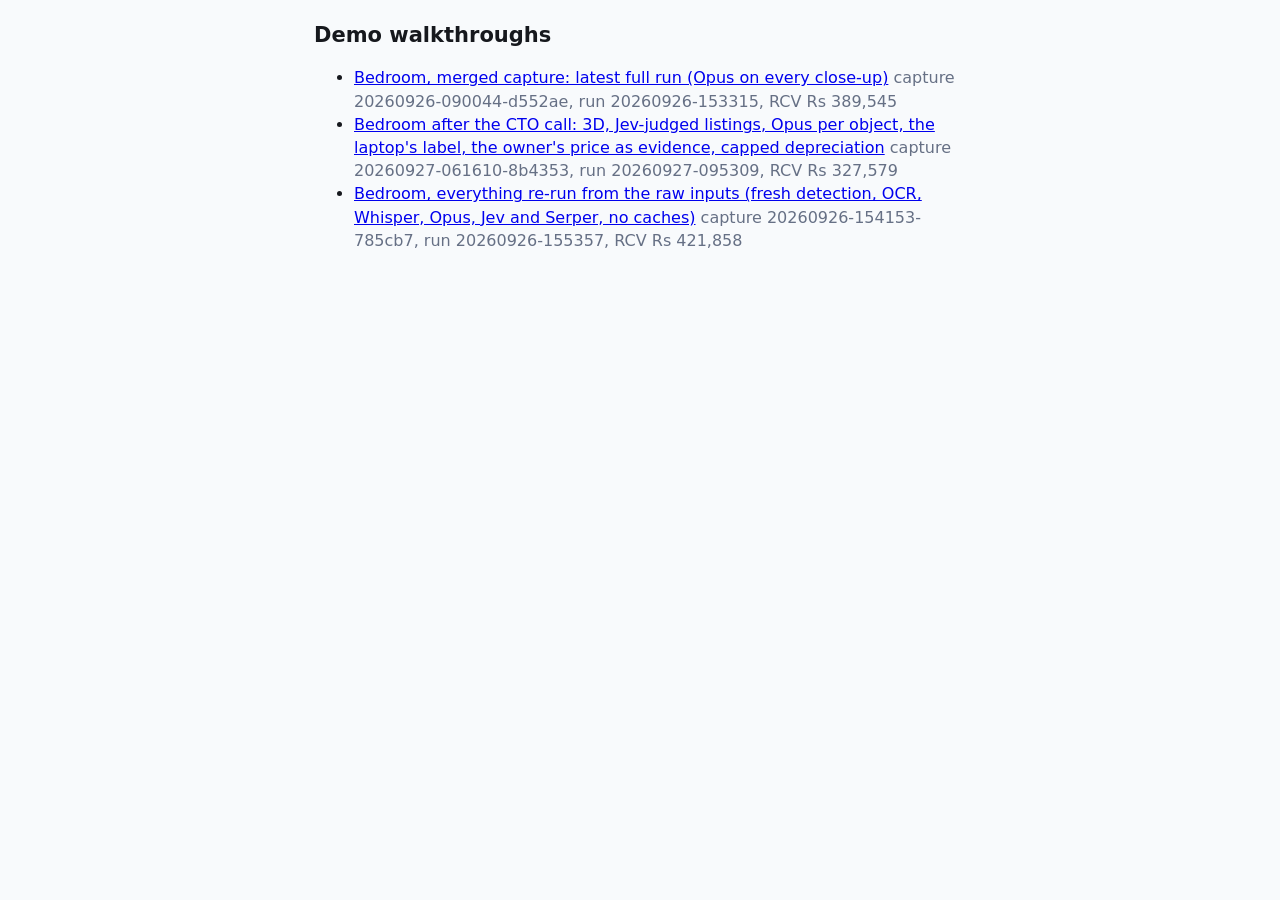
<file: demo/index.html>
<!doctype html><meta charset="utf-8"><title>Demos</title><link rel="stylesheet" href="bedroom-after-call/app.css"><main><h1>Demo walkthroughs</h1><ul><li><a href="bedroom/index.html">Bedroom, merged capture: latest full run (Opus on every close-up)</a> <span class="muted">capture 20260926-090044-d552ae, run 20260926-153315, RCV Rs 389,545</span></li><li><a href="bedroom-after-call/index.html">Bedroom after the CTO call: 3D, Jev-judged listings, Opus per object, the laptop's label, the owner's price as evidence, capped depreciation</a> <span class="muted">capture 20260927-061610-8b4353, run 20260927-095309, RCV Rs 327,579</span></li><li><a href="bedroom-fresh/index.html">Bedroom, everything re-run from the raw inputs (fresh detection, OCR, Whisper, Opus, Jev and Serper, no caches)</a> <span class="muted">capture 20260926-154153-785cb7, run 20260926-155357, RCV Rs 421,858</span></li></ul></main>
</file>
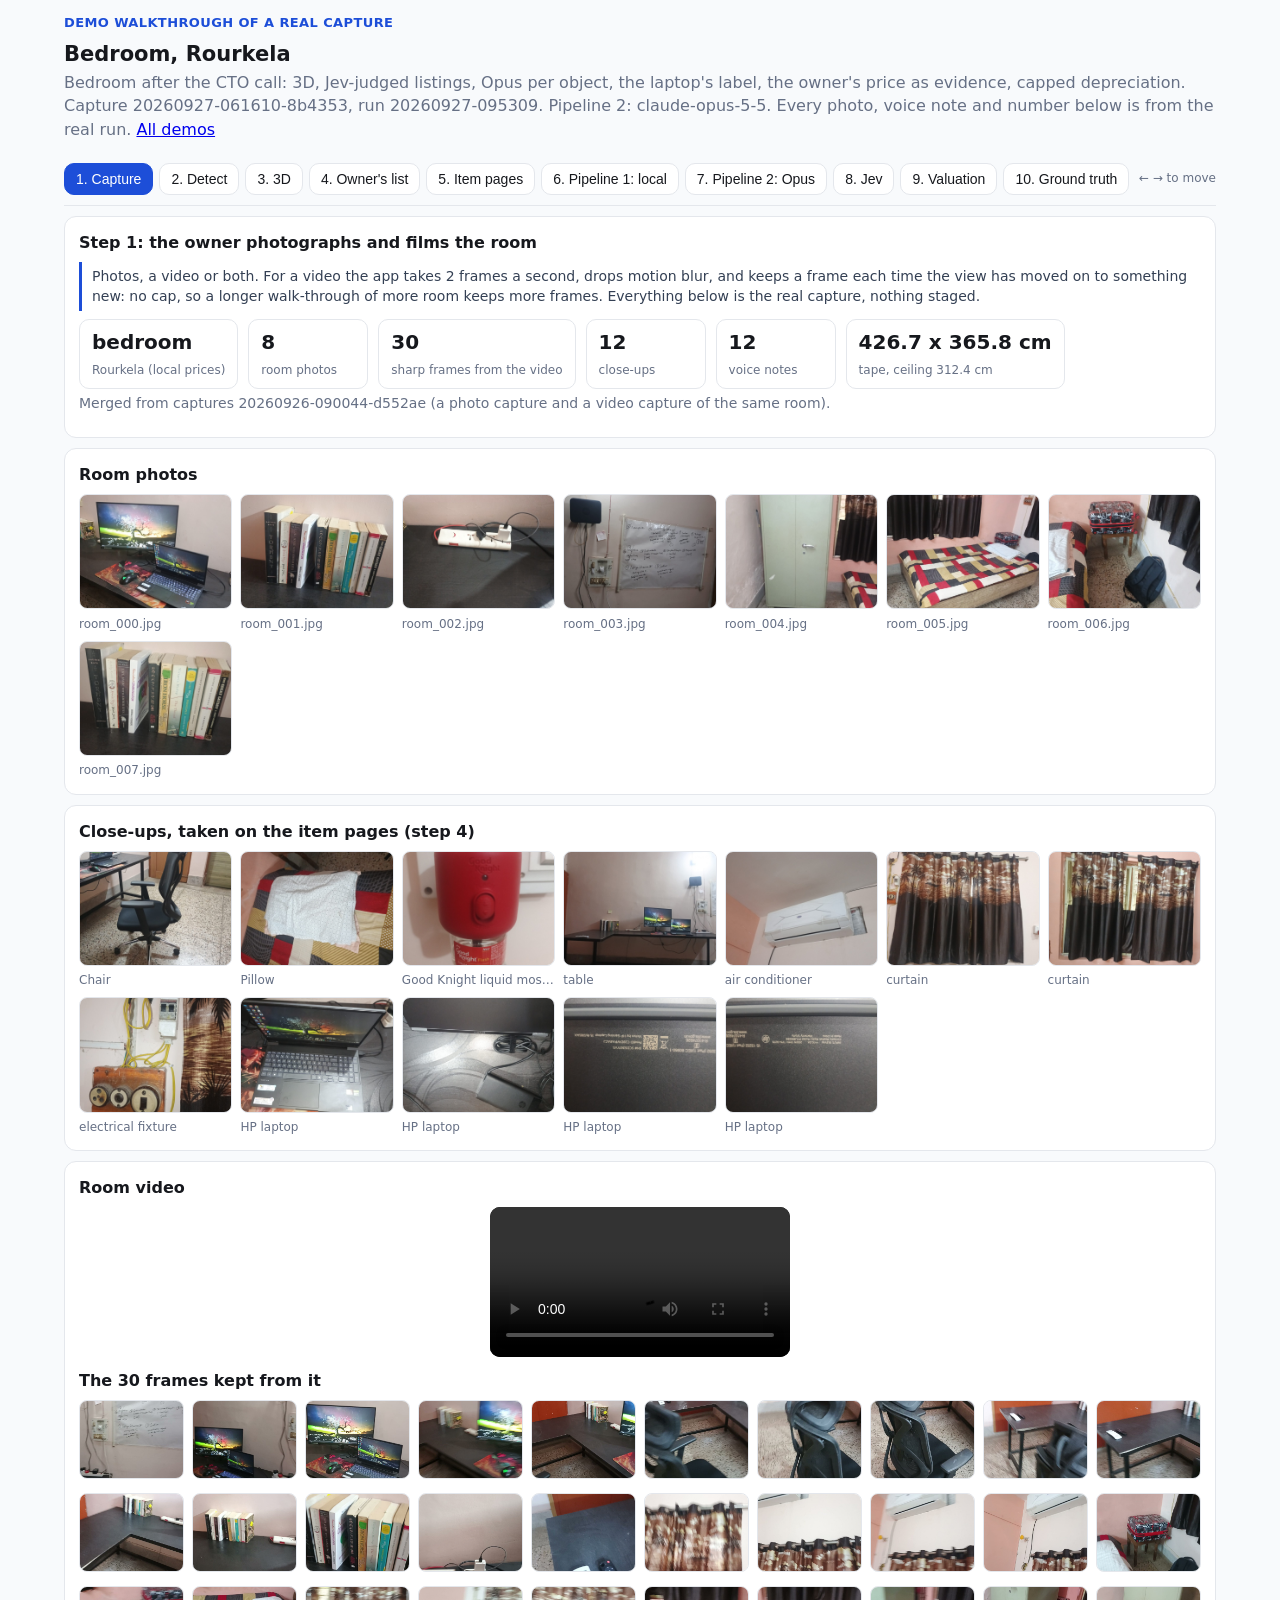
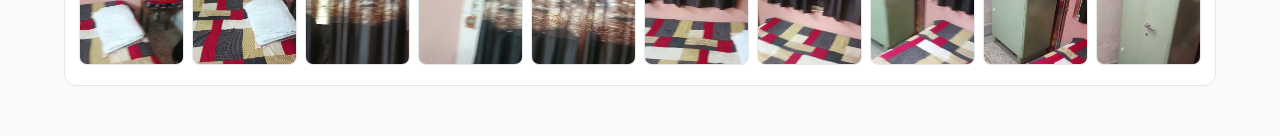
<file: demo/bedroom-after-call/index.html>
<!doctype html>
<html lang="en">
<head>
<meta charset="utf-8">
<meta name="viewport" content="width=device-width, initial-scale=1">
<title>Room valuation: demo walkthrough</title>
<link rel="stylesheet" href="app.css">
<style>
  main { max-width:1180px; padding-bottom:40px; }
  nav.steps { position:sticky; top:0; z-index:5; background:var(--bg); display:flex; gap:6px; flex-wrap:wrap; padding:10px 0; border-bottom:1px solid var(--line); }
  nav.steps button { padding:7px 11px; font-size:14px; }
  nav.steps button.on { background:var(--accent); color:#fff; border-color:var(--accent); }
  nav.steps .keys { margin-left:auto; font-size:12px; color:var(--muted); align-self:center; }
  .pane { display:none; } .pane.on { display:block; }
  .grid { display:grid; gap:8px; grid-template-columns:repeat(auto-fill, minmax(150px,1fr)); }
  .grid img { width:100%; aspect-ratio:4/3; object-fit:cover; border-radius:8px; border:1px solid var(--line); cursor:zoom-in; background:#f2f4f7; }
  .grid.small { grid-template-columns:repeat(auto-fill, minmax(96px,1fr)); }
  .grid figure { margin:0; } .grid figcaption { font-size:12px; color:var(--muted); overflow:hidden; text-overflow:ellipsis; white-space:nowrap; }
  .cols { display:grid; gap:12px; grid-template-columns:repeat(auto-fit, minmax(300px,1fr)); }
  .stats { display:flex; gap:10px; flex-wrap:wrap; margin:6px 0 4px; }
  .stat { background:#fff; border:1px solid var(--line); border-radius:10px; padding:8px 12px; min-width:120px; }
  .stat b { display:block; font-size:20px; } .stat span { font-size:12px; color:var(--muted); }
  .viewer { position:relative; display:inline-block; max-width:100%; }
  .viewer img { max-width:100%; max-height:70vh; display:block; border-radius:10px; }
  .viewer .box { position:absolute; border:2px solid #22c55e; border-radius:3px; cursor:pointer; }
  .viewer .box span { position:absolute; left:-2px; top:-20px; background:#22c55e; color:#fff; font-size:11px; padding:1px 5px; border-radius:4px; white-space:nowrap; }
  .viewer .box.off { border-color:#f97316; } .viewer .box.off span { background:#f97316; }
  .strip { display:flex; gap:6px; overflow-x:auto; padding:6px 0; }
  .strip img { height:64px; border-radius:6px; border:2px solid transparent; cursor:pointer; }
  .strip img.on { border-color:var(--accent); }
  table { width:100%; border-collapse:collapse; font-size:14px; }
  th, td { text-align:left; padding:6px 8px; border-bottom:1px solid var(--line); vertical-align:top; }
  th { font-size:12px; color:var(--muted); font-weight:600; }
  td.num, th.num { text-align:right; white-space:nowrap; }
  tr.line { cursor:pointer; } tr.line:hover { background:#f5f8ff; }
  tr.detail td { background:#fafbff; }
  .flag { color:var(--warn); font-size:12px; }
  .src { font-size:12px; padding:1px 7px; border-radius:99px; border:1px solid var(--line); white-space:nowrap; }
  .src.local { background:#ecfdf3; } .src.frontier { background:#fff6ed; } .src.voice { background:#fdf2fa; } .src.market { background:#eff8ff; }
  .chosen { font-weight:700; outline:2px solid var(--accent); }
  pre { background:#0f172a; color:#e2e8f0; padding:10px; border-radius:8px; font-size:12px; overflow:auto; max-height:420px; white-space:pre-wrap; }
  .pbar { display:flex; align-items:center; gap:6px; font-size:13px; } .pbar i { display:inline-block; height:10px; background:var(--accent); border-radius:3px; }
  .ocr { font-family:ui-monospace, monospace; font-size:12px; background:#f2f4f7; padding:6px 8px; border-radius:6px; margin:4px 0; }
  .ok { color:var(--ok); } .bad { color:#b42318; text-decoration:line-through; }
  .item-card { display:grid; grid-template-columns:220px 1fr; gap:12px; }
  .item-card .pics img { width:100%; border-radius:8px; border:1px solid var(--line); margin-bottom:6px; cursor:zoom-in; }
  #zoom { position:fixed; inset:0; background:rgba(0,0,0,.85); display:none; align-items:center; justify-content:center; z-index:20; cursor:zoom-out; }
  #zoom img { max-width:95vw; max-height:92vh; }
  video { display:block; margin:0 auto; max-width:100%; max-height:70vh; border-radius:10px; background:#000; }
  .say { border-left:3px solid var(--accent); padding:4px 10px; color:#344054; font-size:14px; margin:8px 0; }
  @media (max-width:700px) { .item-card { grid-template-columns:1fr; } }
</style>
</head>
<body>
<main>
  <div class="step">Demo walkthrough of a real capture</div>
  <h1 id="title">Room valuation</h1>
  <p class="lead" id="lead"></p>
  <nav class="steps" id="nav"></nav>
  <div id="panes"></div>
</main>
<div id="zoom"><img alt=""></div>
<script src="data.js"></script>
<script src="demo.js"></script>
</body>
</html>
</file>
<file: demo/bedroom-after-call/app.css>
:root { --fg:#16181d; --muted:#667085; --line:#e4e7ec; --accent:#1d4ed8; --bg:#f8fafc; --warn:#b54708; --ok:#067647; }
* { box-sizing:border-box; }
body { margin:0; font:16px/1.45 system-ui, -apple-system, Segoe UI, Roboto, sans-serif; color:var(--fg); background:var(--bg); }
main { max-width:680px; margin:0 auto; padding:14px 14px 110px; }
h1 { font-size:21px; margin:6px 0 2px; }
.step { font-size:13px; color:var(--accent); font-weight:600; text-transform:uppercase; letter-spacing:.03em; }
p.lead, .hint, .muted { color:var(--muted); }
p.lead { margin:2px 0 12px; }
.hint { font-size:14px; margin:0 0 10px; }
section { background:#fff; border:1px solid var(--line); border-radius:12px; padding:14px; margin:10px 0; }
h2 { font-size:16px; margin:0 0 8px; }
.row { display:flex; gap:8px; flex-wrap:wrap; align-items:center; }
.row > .grow { flex:1 1 140px; }
label.f { display:block; font-size:13px; color:var(--muted); margin-bottom:4px; }
input[type=text], input[type=number], select { width:100%; padding:10px; border:1px solid var(--line); border-radius:8px; font-size:16px; background:#fff; }
button, .btn { display:inline-flex; align-items:center; justify-content:center; gap:6px; padding:11px 14px; border-radius:10px;
  border:1px solid var(--line); background:#fff; font-size:15px; cursor:pointer; color:var(--fg); text-decoration:none; }
button.primary, .btn.primary { background:var(--accent); color:#fff; border-color:var(--accent); }
button.wide { width:100%; font-size:17px; padding:14px; }
button.rec { background:#dc2626; color:#fff; border-color:#dc2626; }
button.danger { color:#b42318; }
button:disabled { opacity:.5; }
.thumbs { display:grid; grid-template-columns:repeat(auto-fill, minmax(78px,1fr)); gap:6px; margin-top:10px; }
.thumbs div { position:relative; }
.thumbs img { width:100%; aspect-ratio:1; object-fit:cover; border-radius:8px; border:1px solid var(--line); }
.thumbs b { position:absolute; top:2px; right:2px; background:rgba(0,0,0,.6); color:#fff; border-radius:50%; width:22px; height:22px;
  display:flex; align-items:center; justify-content:center; font-size:13px; cursor:pointer; }
audio { width:100%; margin-top:8px; }
.bar { position:fixed; left:0; right:0; bottom:0; background:#fff; border-top:1px solid var(--line); padding:10px 14px; }
.bar .inner { max-width:680px; margin:0 auto; display:flex; gap:8px; flex-wrap:wrap; }
.bar .inner > * { flex:1 1 auto; }
progress { width:100%; height:8px; }
.err { color:#b42318; font-size:14px; margin-top:6px; }
.chip { display:inline-block; font-size:13px; padding:2px 9px; border-radius:99px; border:1px solid var(--line); margin:0 4px 4px 0; background:#fff; }
.card { display:flex; gap:10px; align-items:center; padding:8px 0; border-bottom:1px solid var(--line); }
.card:last-child { border-bottom:0; }
.card img, .card .noimg { width:64px; height:64px; object-fit:cover; border-radius:8px; border:1px solid var(--line); flex:none; background:#f2f4f7; }
.card .body { flex:1; min-width:0; }
.card .name { font-weight:600; overflow:hidden; text-overflow:ellipsis; }
.card.removed { opacity:.45; }
.badge { font-size:12px; color:var(--ok); margin-right:6px; }
.big img { width:100%; max-height:320px; object-fit:contain; border-radius:10px; border:1px solid var(--line); background:#f2f4f7; }
.qty { display:flex; align-items:center; gap:8px; }
.qty input { width:80px; text-align:center; }
</file>
